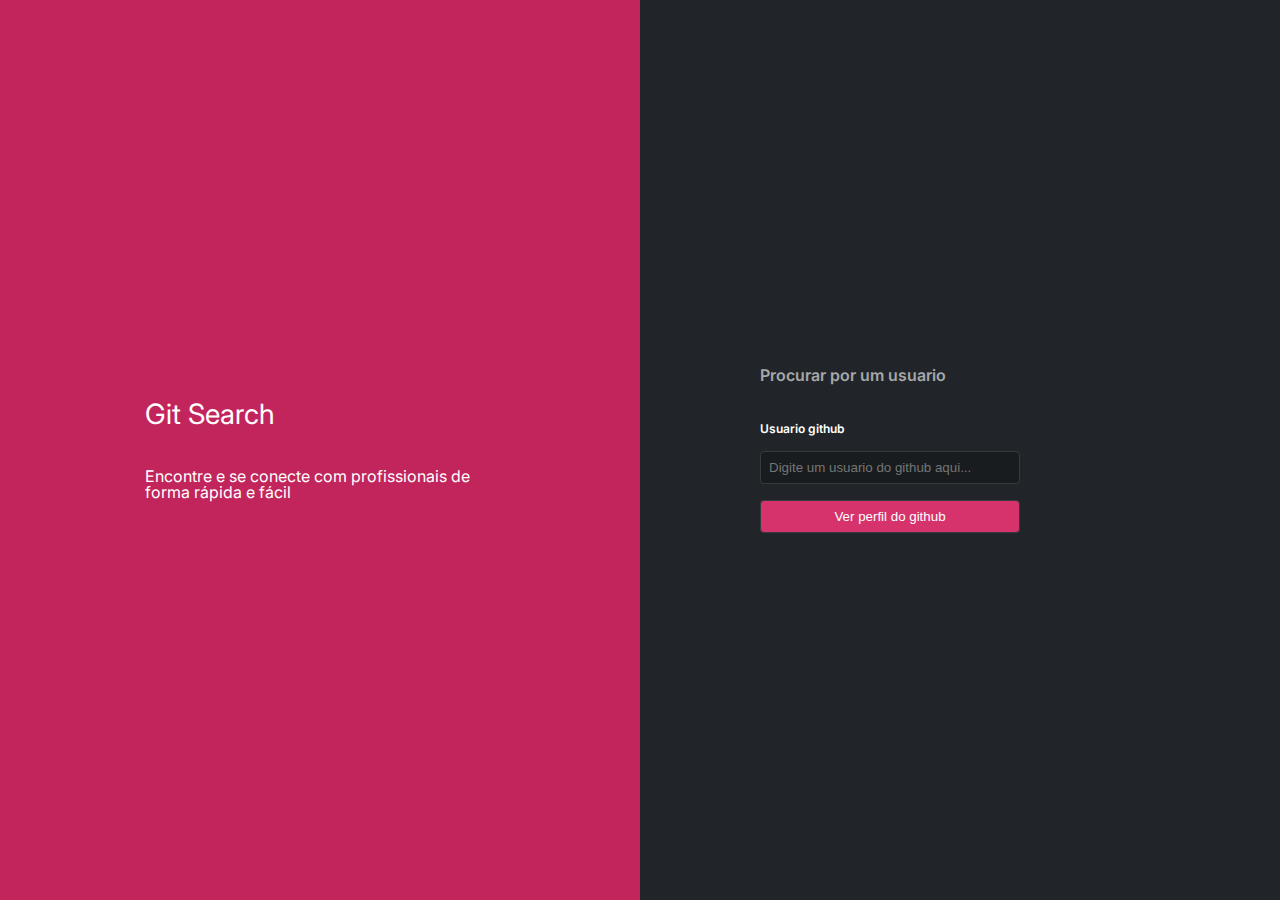
<file: index.html>
<!DOCTYPE html>
<html lang="pt-br">
  <head>
    <meta charset="UTF-8" />
    <meta http-equiv="X-UA-Compatible" content="IE=edge" />
    <meta name="viewport" content="width=device-width, initial-scale=1.0" />

    <!-- STYLES -->
    <link rel="stylesheet" href="./src/styles/globalStyles.css">
    <link rel="stylesheet" href="./src/styles/reset.css">
    <link rel="stylesheet" href="./src/styles/index.css">

    <!-- FONTES -->
    <link rel="preconnect" href="https://fonts.googleapis.com" />
    <link rel="preconnect" href="https://fonts.gstatic.com" crossorigin />
    <link
      href="https://fonts.googleapis.com/css2?family=Inter:wght@100;200;300;400;500;600;700;800;900&display=swap"
      rel="stylesheet"
    />
    <title>Git Search</title>
  </head>
  <body>
    <div class="main__controler">
      <main class="main__container">
        <div class="left-side__controler">
          <div class="left-side__container">
            <h1>Git Search</h1>
            <p>Encontre e se conecte com profissionais de forma rápida e fácil</p>
          </div>
        </div>
        <div class="right-side__controler">
          <div class="right-side__container">
            <h2>Procurar por um usuario</h2>
            <form class="div">
              <label for="usuario">Usuario github</label>
              <input placeholder="Digite um usuario do github aqui..." type="text" name="usuario" id="usuario">
              <button class="buttonSearch">Ver perfil do github</button>
            </form>
          </div>
        </div>
      </main>
    </div>


    <script type="module" src="./src/scripts/index.js"></script>
  </body>
</html>
</file>
<file: src/styles/globalStyles.css>
:root {
  --color-brand-1: #c2255c;
  --color-brand-2: #d6336c;
  --color-grey-1: #191c1f;
  --color-grey-2: #212529;
  --color-grey-3: #33363a;
  --color-grey-4: #373b3e;
  --color-grey-6: #a6a8a9;
  --color-grey-7: #ffffff;
  --color-alert: #c22554;
  
  --font-primary: "Inter", sans-serif;
  --font-1: 1.75rem;
  --font-2: 1rem;
  --font-3: .75rem;
  --font-4: 1.2rem;

  --font-weight-1:800;
  --font-weight-2:600;
  --font-weight-3:400;
  --font-weight-4:200;

  --gap-1: 1.5rem;
  --gap-2:1rem;
  --gap-3:.75rem;


  --radius-1: 4px;
  --radius-2: 8px;
}
</file>
<file: src/styles/index.css>
.main__controler{
    width: 100vw;
    height: 100vh;
    font-family: var(--font-primary);
}
.main__container{
    display: flex;
    
}
.left-side__controler{
    width: 50vw;
    height: 100vh;
    display: flex;
    align-items: center;
    justify-content: center;
    
    background-color: var(--color-brand-1);
}
.left-side__container{
    display: flex;
    flex-direction: column;

    width: 350px;
}
.left-side__container h1{
    font-size: var(--font-1);

    color: var(--color-grey-7);

    margin-bottom: 2.5rem;
}
.left-side__container p{
    font-size: var(--font-2);

    color: var(--color-grey-7);
}
.right-side__controler{
    width: 50vw;
    height: 100vh;
    display: flex;
    align-items: center;
    justify-content: center;

    background-color: var(--color-grey-2);
}
.right-side__container{
    display: flex;
    flex-direction: column;

    width: 400px;
}
.right-side__container h2{
    font-size: var(--font-2);
    font-weight: var(--font-weight-2);

    color:var(--color-grey-6);

    margin-bottom: 2.5rem;
}
.right-side__container .div{
    display: flex;
    flex-direction: column;

    gap: var(--gap-2);

    width: 260px;
}
.right-side__container .div label{
    font-size: var(--font-3);
    font-weight: var(--font-weight-2);

    color: var(--color-grey-7);
}
.right-side__container .div input{
    padding: .5rem;

    background-color: var(--color-grey-1);
    
    border: 1px solid var(--color-grey-4);

    border-radius: var(--radius-1);

    color: var(--color-grey-7);
}
.right-side__container .div button{
    padding: .5rem;

    background-color: var(--color-brand-2);
    
    border: 1px solid var(--color-grey-4);

    border-radius: var(--radius-1);

    color: var(--color-grey-7);

    cursor: pointer;
}
</file>
